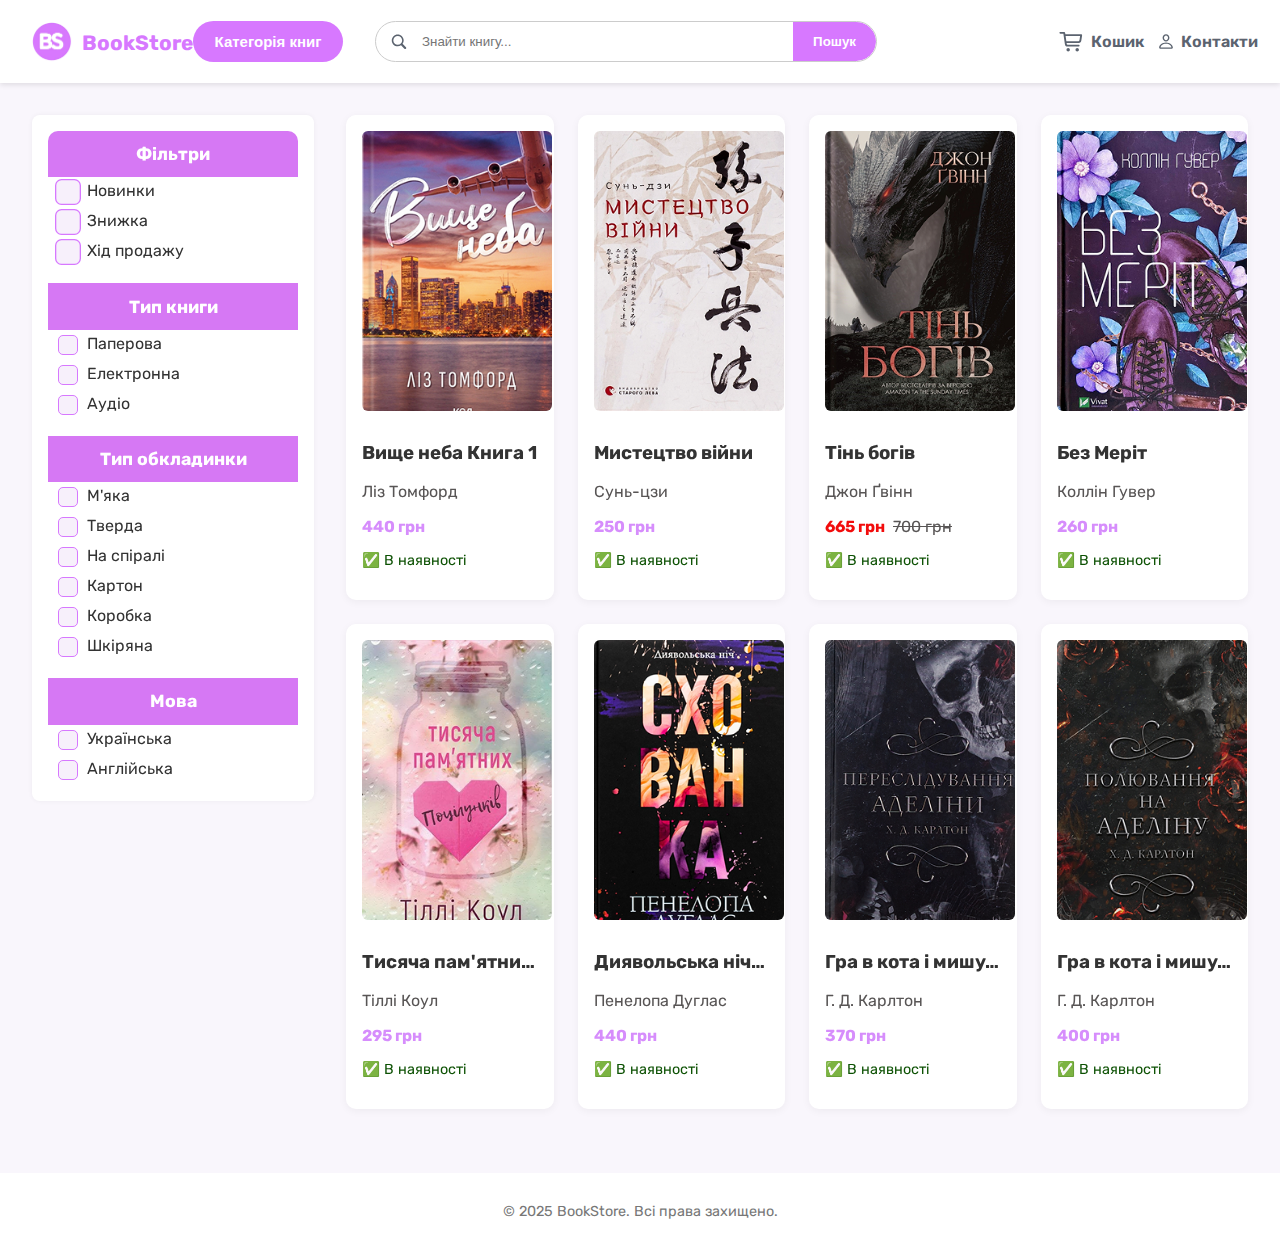
<file: index.html>
<!DOCTYPE html>
<html lang="uk">
<head>
  <meta charset="UTF-8">
  <meta name="viewport" content="width=device-width, initial-scale=1.0">
  <title>BookStore - Каталог</title>
  <link rel="stylesheet" href="./css/styles.css">
  <link rel="icon" href="./img/favicon.ico">
  <link rel="preconnect" href="https://fonts.googleapis.com">
  <link href="https://fonts.googleapis.com/css2?family=Rubik&display=swap" rel="stylesheet">
</head>
<body>
  <header>
    <div class="all-logo">
    <a href="./index.html" id="logo-link">
        <img id="logo" src="./img/favicon.png" alt="logo">
        <div class="logo"><span>BookStore</span></div>
      </a>
    </div>
    <nav>   
        <div>
            <button id="book-category">Категорія книг</button>
        </div>    
        <button class="filter-toggle category-button" id="filterToggle">
          ☰ Фільтри
        </button>          
        <div class="search-container">
            <svg data-v-336a5a36="" viewBox="0 0 16 16" width="16" height="16" fill="#5B636F" xmlns="http://www.w3.org/2000/svg" class="ui-btn-search__static"><path data-v-336a5a36="" d="M0.770996 6.37891C0.770996 9.66748 3.44434 12.3408 6.73291 12.3408C7.95605 12.3408 9.07666 11.9673 10.0142 11.3301L13.3833 14.6992C13.5884 14.9116 13.874 15.0068 14.1597 15.0068C14.7822 15.0068 15.229 14.5381 15.229 13.9302C15.229 13.6372 15.1265 13.3662 14.9287 13.1611L11.5815 9.80664C12.2773 8.84717 12.6948 7.66064 12.6948 6.37891C12.6948 3.09033 10.0215 0.416992 6.73291 0.416992C3.44434 0.416992 0.770996 3.09033 0.770996 6.37891ZM2.32373 6.37891C2.32373 3.94727 4.29395 1.96973 6.73291 1.96973C9.16455 1.96973 11.1421 3.94727 11.1421 6.37891C11.1421 8.81055 9.16455 10.7881 6.73291 10.7881C4.29395 10.7881 2.32373 8.81055 2.32373 6.37891Z"></path></svg><input type="text" id="searchInput" placeholder="Знайти книгу...">
            <button id="searchBtn">Пошук</button>
          </div>
          <ul class="nav-links">
            <a href="">
            <div class="nav-item">
              <svg width="24px" height="21px" viewBox="0 0 24 21" fill="#5B636F" xmlns="http://www.w3.org/2000/svg" alt="icon" class="ui-btn-shopping-cart__static">
                <path d="M8.38672 15.5059H19.7539C20.2129 15.5059 20.6133 15.1543 20.6133 14.6465C20.6133 14.1387 20.2129 13.7871 19.7539 13.7871H8.60156C8.12305 13.7871 7.83008 13.4453 7.76172 12.9473L7.61523 11.9316H19.832C21.3164 11.9316 22.0977 11.0234 22.3223 9.54883L23.0547 4.63672C23.0742 4.5 23.0938 4.33398 23.0938 4.23633C23.0938 3.66992 22.6934 3.28906 22.0293 3.28906H6.35547L6.19922 2.21484C6.08203 1.375 5.75 0.945312 4.66602 0.945312H1.30664C0.828125 0.945312 0.408203 1.36523 0.408203 1.86328C0.408203 2.35156 0.828125 2.77148 1.30664 2.77148H4.38281L5.90625 13.1426C6.12109 14.6074 6.90234 15.5059 8.38672 15.5059ZM21.0918 5.00781L20.4668 9.37305C20.3984 9.88086 20.125 10.2031 19.6367 10.2031L7.36133 10.2129L6.60938 5.00781H21.0918ZM9.17773 20.3887C10.125 20.3887 10.8672 19.6367 10.8672 18.6992C10.8672 17.752 10.125 17 9.17773 17C8.24023 17 7.48828 17.752 7.48828 18.6992C7.48828 19.6367 8.24023 20.3887 9.17773 20.3887ZM18.2109 20.3887C19.1582 20.3887 19.9102 19.6367 19.9102 18.6992C19.9102 17.752 19.1582 17 18.2109 17C17.2734 17 16.5117 17.752 16.5117 18.6992C16.5117 19.6367 17.2734 20.3887 18.2109 20.3887Z"></path>
              </svg>
              <p>Кошик</p>
            </div>
            </a>
            <a href="./contacts.html">
            <div class="nav-item">
              <svg width="14" height="15" viewBox="0 0 14 15" fill="#5B636F" xmlns="http://www.w3.org/2000/svg" class="ui-btn-account-icon">
                <path d="M7.00781 7.52344C8.89062 7.52344 10.4219 5.85938 10.4219 3.8125C10.4219 1.80469 8.89844 0.195312 7.00781 0.195312C5.125 0.195312 3.57812 1.82031 3.58594 3.82812C3.59375 5.86719 5.11719 7.52344 7.00781 7.52344ZM7.00781 6.17188C5.92188 6.17188 5 5.14844 5 3.82812C5 2.53906 5.91406 1.54688 7.00781 1.54688C8.10156 1.54688 9.00781 2.53125 9.00781 3.8125C9.00781 5.13281 8.09375 6.17188 7.00781 6.17188ZM2.13281 14.7891H11.875C13.2188 14.7891 13.8672 14.3672 13.8672 13.4531C13.8672 11.3125 11.1953 8.4375 7 8.4375C2.80469 8.4375 0.132812 11.3125 0.132812 13.4531C0.132812 14.3672 0.78125 14.7891 2.13281 14.7891ZM1.86719 13.4375C1.6875 13.4375 1.61719 13.3828 1.61719 13.2344C1.61719 12.0391 3.54688 9.78906 7 9.78906C10.4531 9.78906 12.3906 12.0391 12.3906 13.2344C12.3906 13.3828 12.3125 13.4375 12.1328 13.4375H1.86719Z"></path>
              </svg>
              <p>Контакти</p>
            </div>
            </a>
          </ul>
      </div>
    </nav>
  </header>

  <main>
    <aside class="filters">
        <section>
            <form>
            <fieldset>
              <legend>Фільтри</legend>
              <label><input type="checkbox" class="custom-checkbox"> Новинки</label><br>
              <label><input type="checkbox" class="custom-checkbox"> Знижка</label><br>
              <label><input type="checkbox" class="custom-checkbox"> Хід продажу</label>
            </fieldset>
      
            <fieldset>
              <legend>Тип книги</legend>
              <label><input type="checkbox" class="custom-checkbox"> Паперова</label><br>
              <label><input type="checkbox" class="custom-checkbox"> Електронна</label><br>
              <label><input type="checkbox" class="custom-checkbox"> Аудіо</label>
            </fieldset>
      
            <fieldset>
              <legend>Тип обкладинки</legend>
              <label><input type="checkbox" class="custom-checkbox"> М'яка</label><br>
              <label><input type="checkbox" class="custom-checkbox"> Тверда</label><br>
              <label><input type="checkbox" class="custom-checkbox"> На спіралі</label><br>
              <label><input type="checkbox" class="custom-checkbox"> Картон</label><br>
              <label><input type="checkbox" class="custom-checkbox"> Коробка</label><br>
              <label><input type="checkbox" class="custom-checkbox"> Шкіряна</label>
            </fieldset>
      
            <fieldset>
              <legend>Мова</legend>
              <label><input type="checkbox" class="custom-checkbox"> Українська</label><br>
              <label><input type="checkbox" class="custom-checkbox"> Англійська</label>
            </fieldset>
            </form>
        </section>
    </aside>   

    <section class="book-list">
      <article class="book-card">
        <a href="./book.html">
        <img src="./img/вище неба 1.png" alt="Вище неба">
        <h3 class="book-title">Вище неба Книга 1</h3>
        <p class="author">Ліз Томфорд</p>
        <p class="price">440 грн</p>
        <p class="availability">✅ В наявності</p>
        </a>
      </article>

      <article class="book-card">
        <a href="">
        <img src="./img/мистецтво війни 1.png" alt="Мистецтво війни">
        <h3 class="book-title">Мистецтво війни</h3>
        <p class="author">Сунь-цзи</p>
        <p class="price">250 грн</p>
        <p class="availability">✅ В наявності</p>
        </a>
      </article>

      <article class="book-card">
        <a href="">
        <img src="./img/тінь богів 1.png" alt="Тіль богів">
        <h3 class="book-title">Тінь богів</h3>
        <p class="author">Джон Ґвінн</p>
        <p class="price new">665 грн <s>700 грн</s></p>
        <p class="availability">✅ В наявності</p>
        </a>
      </article>

      <article class="book-card">
        <a href="">
        <img src="./img/без меріт 1.png" alt="Без меріт">
        <h3 class="book-title">Без Меріт</h3>
        <p class="author">Коллін Гувер</p>
        <p class="price">260 грн</p>
        <p class="availability">✅ В наявності</p>
        </a>
      </article>

      <article class="book-card">
        <a href="">
        <img src="./img/тисяча памятних 1.png" alt="Тисяча пам'ятних поцілунків">
        <h3 class="book-title">Тисяча пам'ятних поцілунків</h3>
        <p class="author">Тіллі Коул</p>
        <p class="price">295 грн</p>
        <p class="availability">✅ В наявності</p>
        </a>
      </article>

      <article class="book-card">
        <a href="">
        <img src="./img/схованка 1.png" alt="Схованка">
        <h3 class="book-title">Диявольська ніч. Книга 2. Схованка</h3>
        <p class="author">Пенелопа Дуглас</p>
        <p class="price">440 грн</p>
        <p class="availability">✅ В наявності</p>
        </a>
      </article>

      <article class="book-card">
        <a href="">
        <img src="./img/аделінв 1 1.png" alt="">
        <h3 class="book-title">Гра в кота і мишу. Книга 1. Переслідування Аделіни</h3>
        <p class="author">Г. Д. Карлтон</p>
        <p class="price">370 грн</p>
        <p class="availability">✅ В наявності</p>
        </a>
      </article>

      <article class="book-card">
        <a href="">
        <img src="./img/аделіна 2 1.png" alt="Полювання на Аделіну">
        <h3 class="book-title">Гра в кота і мишу. Книга 2. Полювання Аделіни</h3>
        <p class="author">Г. Д. Карлтон</p>
        <p class="price">400 грн</p>
        <p class="availability">✅ В наявності</p>
        </a>
      </article>

    </section>
  </main>

  <footer>
    <p>&copy; 2025 BookStore. Всі права захищено.</p>
  </footer>

  <script src="./js/script.js"></script>
  <script src="./js/filters.js"></script>
</body>
</html>
</file>
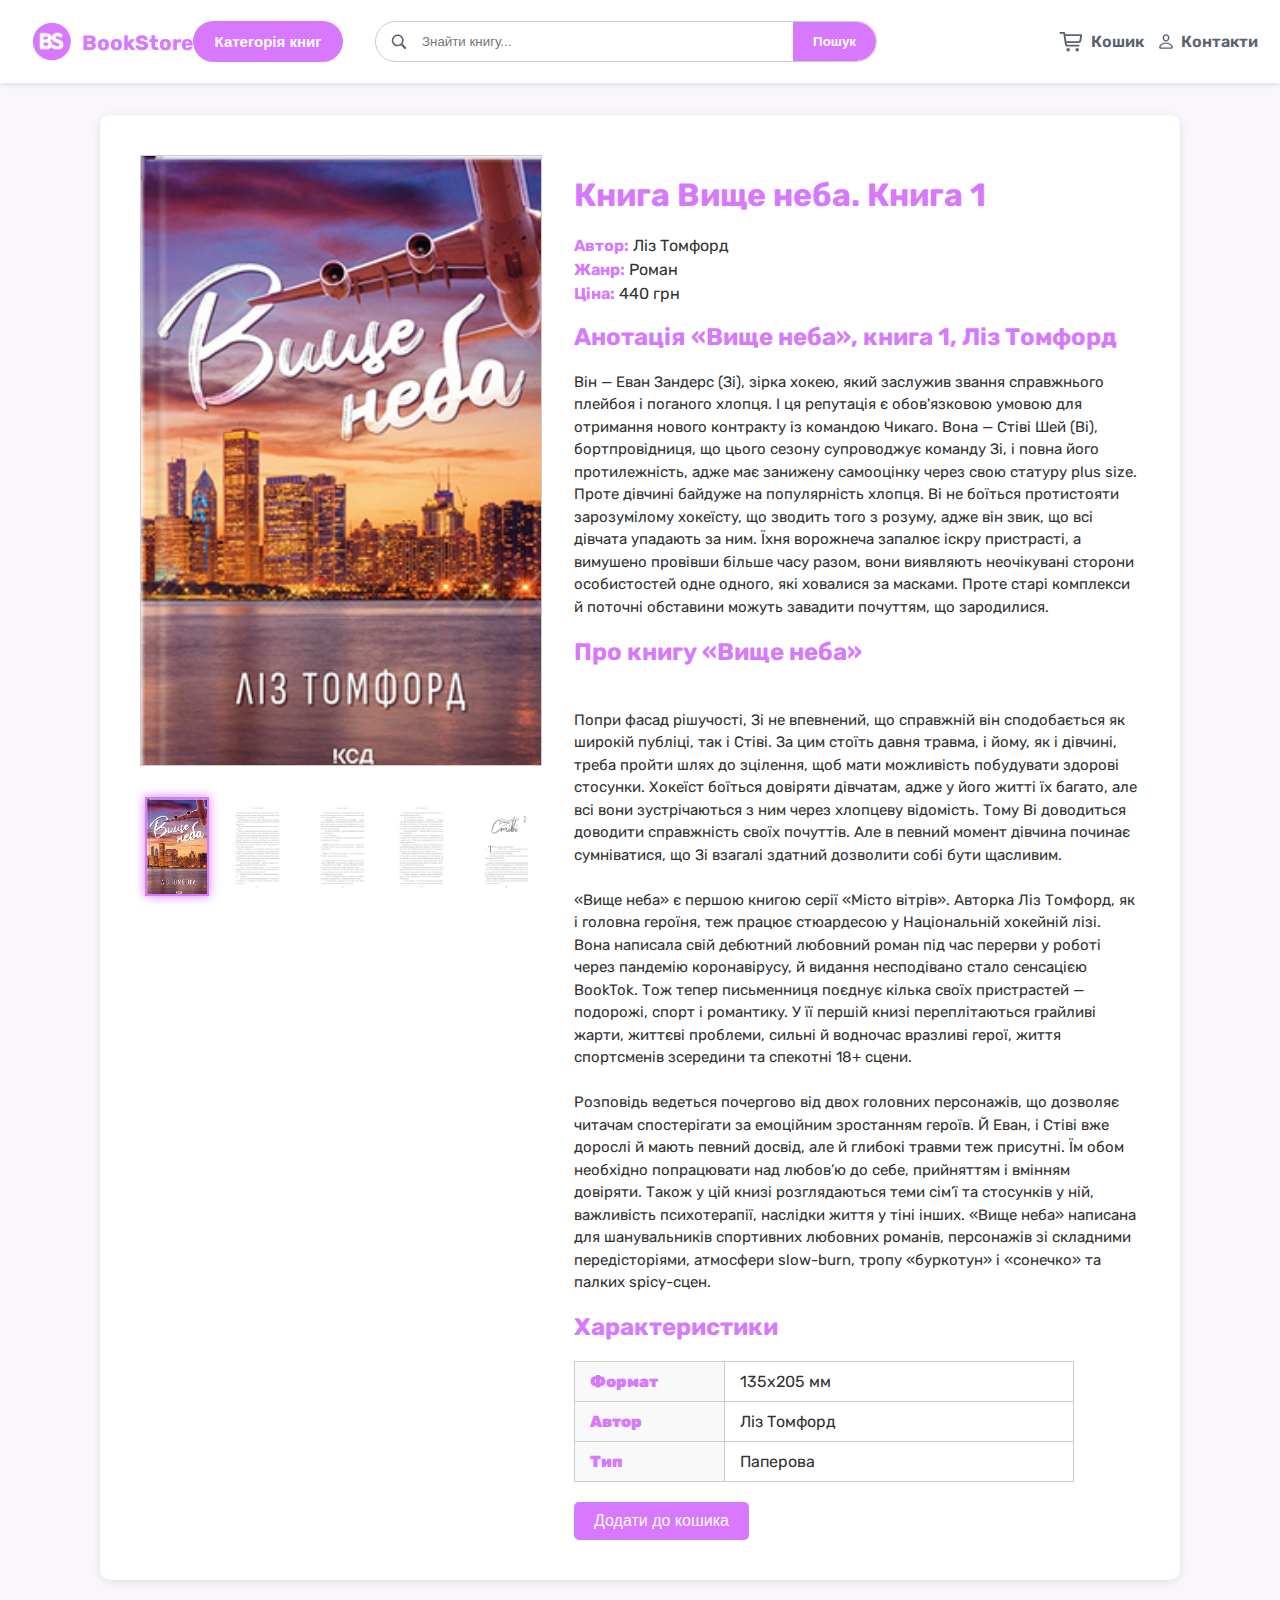
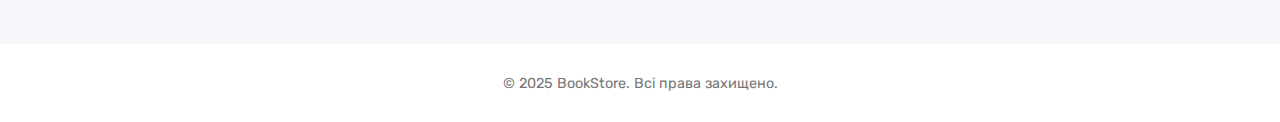
<file: book.html>
<!DOCTYPE html>
<html lang="uk">
<head>
  <meta charset="UTF-8">
  <meta name="viewport" content="width=device-width, initial-scale=1.0">
  <title>BookStore - Каталог</title>
  <link rel="stylesheet" href="./css/styles.css">
  <link rel="stylesheet" href="./css/book_style.css">
  <link rel="icon" href="./img/favicon.ico">
  <link rel="preconnect" href="https://fonts.googleapis.com">
  <link href="https://fonts.googleapis.com/css2?family=Rubik&display=swap" rel="stylesheet">
</head>
<body>
  <header>
    <div class="all-logo">
    <a href="./index.html" id="logo-link">
        <img id="logo" src="./img/favicon.png" alt="logo">
        <div class="logo"><span>BookStore</span></div>
      </a>
    </div>
    <nav>   
        <div>
            <button id="book-category">Категорія книг</button>
        </div>              
        <div class="search-container">
            <svg data-v-336a5a36="" viewBox="0 0 16 16" width="16" height="16" fill="#5B636F" xmlns="http://www.w3.org/2000/svg" class="ui-btn-search__static"><path data-v-336a5a36="" d="M0.770996 6.37891C0.770996 9.66748 3.44434 12.3408 6.73291 12.3408C7.95605 12.3408 9.07666 11.9673 10.0142 11.3301L13.3833 14.6992C13.5884 14.9116 13.874 15.0068 14.1597 15.0068C14.7822 15.0068 15.229 14.5381 15.229 13.9302C15.229 13.6372 15.1265 13.3662 14.9287 13.1611L11.5815 9.80664C12.2773 8.84717 12.6948 7.66064 12.6948 6.37891C12.6948 3.09033 10.0215 0.416992 6.73291 0.416992C3.44434 0.416992 0.770996 3.09033 0.770996 6.37891ZM2.32373 6.37891C2.32373 3.94727 4.29395 1.96973 6.73291 1.96973C9.16455 1.96973 11.1421 3.94727 11.1421 6.37891C11.1421 8.81055 9.16455 10.7881 6.73291 10.7881C4.29395 10.7881 2.32373 8.81055 2.32373 6.37891Z"></path></svg><input type="text" id="searchInput" placeholder="Знайти книгу...">
            <button id="searchBtn">Пошук</button>
          </div>
          <ul class="nav-links">
            <a href="">
            <div class="nav-item">
              <svg width="24px" height="21px" viewBox="0 0 24 21" fill="#5B636F" xmlns="http://www.w3.org/2000/svg" alt="icon" class="ui-btn-shopping-cart__static">
                <path d="M8.38672 15.5059H19.7539C20.2129 15.5059 20.6133 15.1543 20.6133 14.6465C20.6133 14.1387 20.2129 13.7871 19.7539 13.7871H8.60156C8.12305 13.7871 7.83008 13.4453 7.76172 12.9473L7.61523 11.9316H19.832C21.3164 11.9316 22.0977 11.0234 22.3223 9.54883L23.0547 4.63672C23.0742 4.5 23.0938 4.33398 23.0938 4.23633C23.0938 3.66992 22.6934 3.28906 22.0293 3.28906H6.35547L6.19922 2.21484C6.08203 1.375 5.75 0.945312 4.66602 0.945312H1.30664C0.828125 0.945312 0.408203 1.36523 0.408203 1.86328C0.408203 2.35156 0.828125 2.77148 1.30664 2.77148H4.38281L5.90625 13.1426C6.12109 14.6074 6.90234 15.5059 8.38672 15.5059ZM21.0918 5.00781L20.4668 9.37305C20.3984 9.88086 20.125 10.2031 19.6367 10.2031L7.36133 10.2129L6.60938 5.00781H21.0918ZM9.17773 20.3887C10.125 20.3887 10.8672 19.6367 10.8672 18.6992C10.8672 17.752 10.125 17 9.17773 17C8.24023 17 7.48828 17.752 7.48828 18.6992C7.48828 19.6367 8.24023 20.3887 9.17773 20.3887ZM18.2109 20.3887C19.1582 20.3887 19.9102 19.6367 19.9102 18.6992C19.9102 17.752 19.1582 17 18.2109 17C17.2734 17 16.5117 17.752 16.5117 18.6992C16.5117 19.6367 17.2734 20.3887 18.2109 20.3887Z"></path>
              </svg>
              <p>Кошик</p>
            </div>
            </a>
            <a href="./contacts.html">
            <div class="nav-item">
              <svg width="14" height="15" viewBox="0 0 14 15" fill="#5B636F" xmlns="http://www.w3.org/2000/svg" class="ui-btn-account-icon">
                <path d="M7.00781 7.52344C8.89062 7.52344 10.4219 5.85938 10.4219 3.8125C10.4219 1.80469 8.89844 0.195312 7.00781 0.195312C5.125 0.195312 3.57812 1.82031 3.58594 3.82812C3.59375 5.86719 5.11719 7.52344 7.00781 7.52344ZM7.00781 6.17188C5.92188 6.17188 5 5.14844 5 3.82812C5 2.53906 5.91406 1.54688 7.00781 1.54688C8.10156 1.54688 9.00781 2.53125 9.00781 3.8125C9.00781 5.13281 8.09375 6.17188 7.00781 6.17188ZM2.13281 14.7891H11.875C13.2188 14.7891 13.8672 14.3672 13.8672 13.4531C13.8672 11.3125 11.1953 8.4375 7 8.4375C2.80469 8.4375 0.132812 11.3125 0.132812 13.4531C0.132812 14.3672 0.78125 14.7891 2.13281 14.7891ZM1.86719 13.4375C1.6875 13.4375 1.61719 13.3828 1.61719 13.2344C1.61719 12.0391 3.54688 9.78906 7 9.78906C10.4531 9.78906 12.3906 12.0391 12.3906 13.2344C12.3906 13.3828 12.3125 13.4375 12.1328 13.4375H1.86719Z"></path>
              </svg>
              <p>Контакти</p>
            </div>
            </a>
          </ul>
      </div>
    </nav>
  </header>

  <main>
    <section class="book-detail">
        <div class="slider-container">
            <img id="mainImage" src="./img/вище неба 1.png" alt="Основна обкладинка">
          
            <div class="thumbnails">
                <img class="thumbnail active" src="img/вище неба 1.png" alt="Вище неба 1" onclick="changeImage(this)">
                <img class="thumbnail" src="img/вище неба 2.png" alt="Вище неба 2" onclick="changeImage(this)">
                <img class="thumbnail" src="img/вище неба 3.png" alt="Вище неба 3" onclick="changeImage(this)">
                <img class="thumbnail" src="img/вище неба 4.png" alt="Вище неба 3" onclick="changeImage(this)">
                <img class="thumbnail" src="img/вище неба 5.png" alt="Вище неба 3" onclick="changeImage(this)">
              </div>
          </div>
      <div class="book-info">
        <h1>Книга Вище неба. Книга 1</h1>
        <p class="book-author"><strong>Автор:</strong> Ліз Томфорд</p>
        <p class="book-genre"><strong>Жанр:</strong> Роман</p>
        <p class="book-price"><strong>Ціна:</strong> 440 грн</p>
        <h2>Анотація «Вище неба», книга 1, Ліз Томфорд</h2>
        <p class="book-description">
            Він — Еван Зандерс (Зі), зірка хокею, який заслужив звання справжнього плейбоя і поганого хлопця. І ця репутація є обов'язковою умовою для отримання нового контракту із командою Чикаго. Вона — Стіві Шей (Ві), бортпровідниця, що цього сезону супроводжує команду Зі, і повна його протилежність, адже має занижену самооцінку через свою статуру plus size. Проте дівчині байдуже на популярність хлопця. Ві не боїться протистояти зарозумілому хокеїсту, що зводить того з розуму, адже він звик, що всі дівчата упадають за ним. Їхня ворожнеча запалює іскру пристрасті, а вимушено провівши більше часу разом, вони виявляють неочікувані сторони особистостей одне одного, які ховалися за масками. Проте старі комплекси й поточні обставини можуть завадити почуттям, що зародилися.
        </p>
        <h2>Про книгу «Вище неба»</h2>
        <p class="book-description">
            <br>Попри фасад рішучості, Зі не впевнений, що справжній він сподобається як широкій публіці, так і Стіві. За цим стоїть давня травма, і йому, як і дівчині, треба пройти шлях до зцілення, щоб мати можливість побудувати здорові стосунки. Хокеїст боїться довіряти дівчатам, адже у його житті їх багато, але всі вони зустрічаються з ним через хлопцеву відомість. Тому Ві доводиться доводити справжність своїх почуттів. Але в певний момент дівчина починає сумніватися, що Зі взагалі здатний дозволити собі бути щасливим.<br>
            <br>«Вище неба» є першою книгою серії «Місто вітрів». Авторка Ліз Томфорд, як і головна героїня, теж працює стюардесою у Національній хокейній лізі. Вона написала свій дебютний любовний роман під час перерви у роботі через пандемію коронавірусу, й видання несподівано стало сенсацією BookTok. Тож тепер письменниця поєднує кілька своїх пристрастей — подорожі, спорт і романтику. У її першій книзі переплітаються грайливі жарти, життєві проблеми, сильні й водночас вразливі герої, життя спортсменів зсередини та спекотні 18+ сцени.<br>
            <br>Розповідь ведеться почергово від двох головних персонажів, що дозволяє читачам спостерігати за емоційним зростанням героїв. Й Еван, і Стіві вже дорослі й мають певний досвід, але й глибокі травми теж присутні. Їм обом необхідно попрацювати над любов’ю до себе, прийняттям і вмінням довіряти. Також у цій книзі розглядаються теми сім’ї та стосунків у ній, важливість психотерапії, наслідки життя у тіні інших. «Вище неба» написана для шанувальників спортивних любовних романів, персонажів зі складними передісторіями, атмосфери slow-burn, тропу «буркотун» і «сонечко» та палких spicy-сцен.<br>
        </p>

                <h2>Характеристики</h2>
        <table class="book-table">
        <tr>
            <td><strong>Формат</strong></td>
            <td>135х205 мм</td>
        </tr>
        <tr>
            <td><strong>Автор</strong></td>
            <td>Ліз Томфорд</td>
        </tr>
        <tr>
            <td><strong>Тип</strong></td>
            <td>Паперова</td>
        </tr>
        </table>


        <button class="add-to-cart">Додати до кошика</button>
      </div>
    </section>
  </main>
  

  <footer>
    <p>&copy; 2025 BookStore. Всі права захищено.</p>
  </footer>

  <script src="./js/script.js"></script>
  <script src="./js/slider.js"></script>
</body>
</html>
</file>
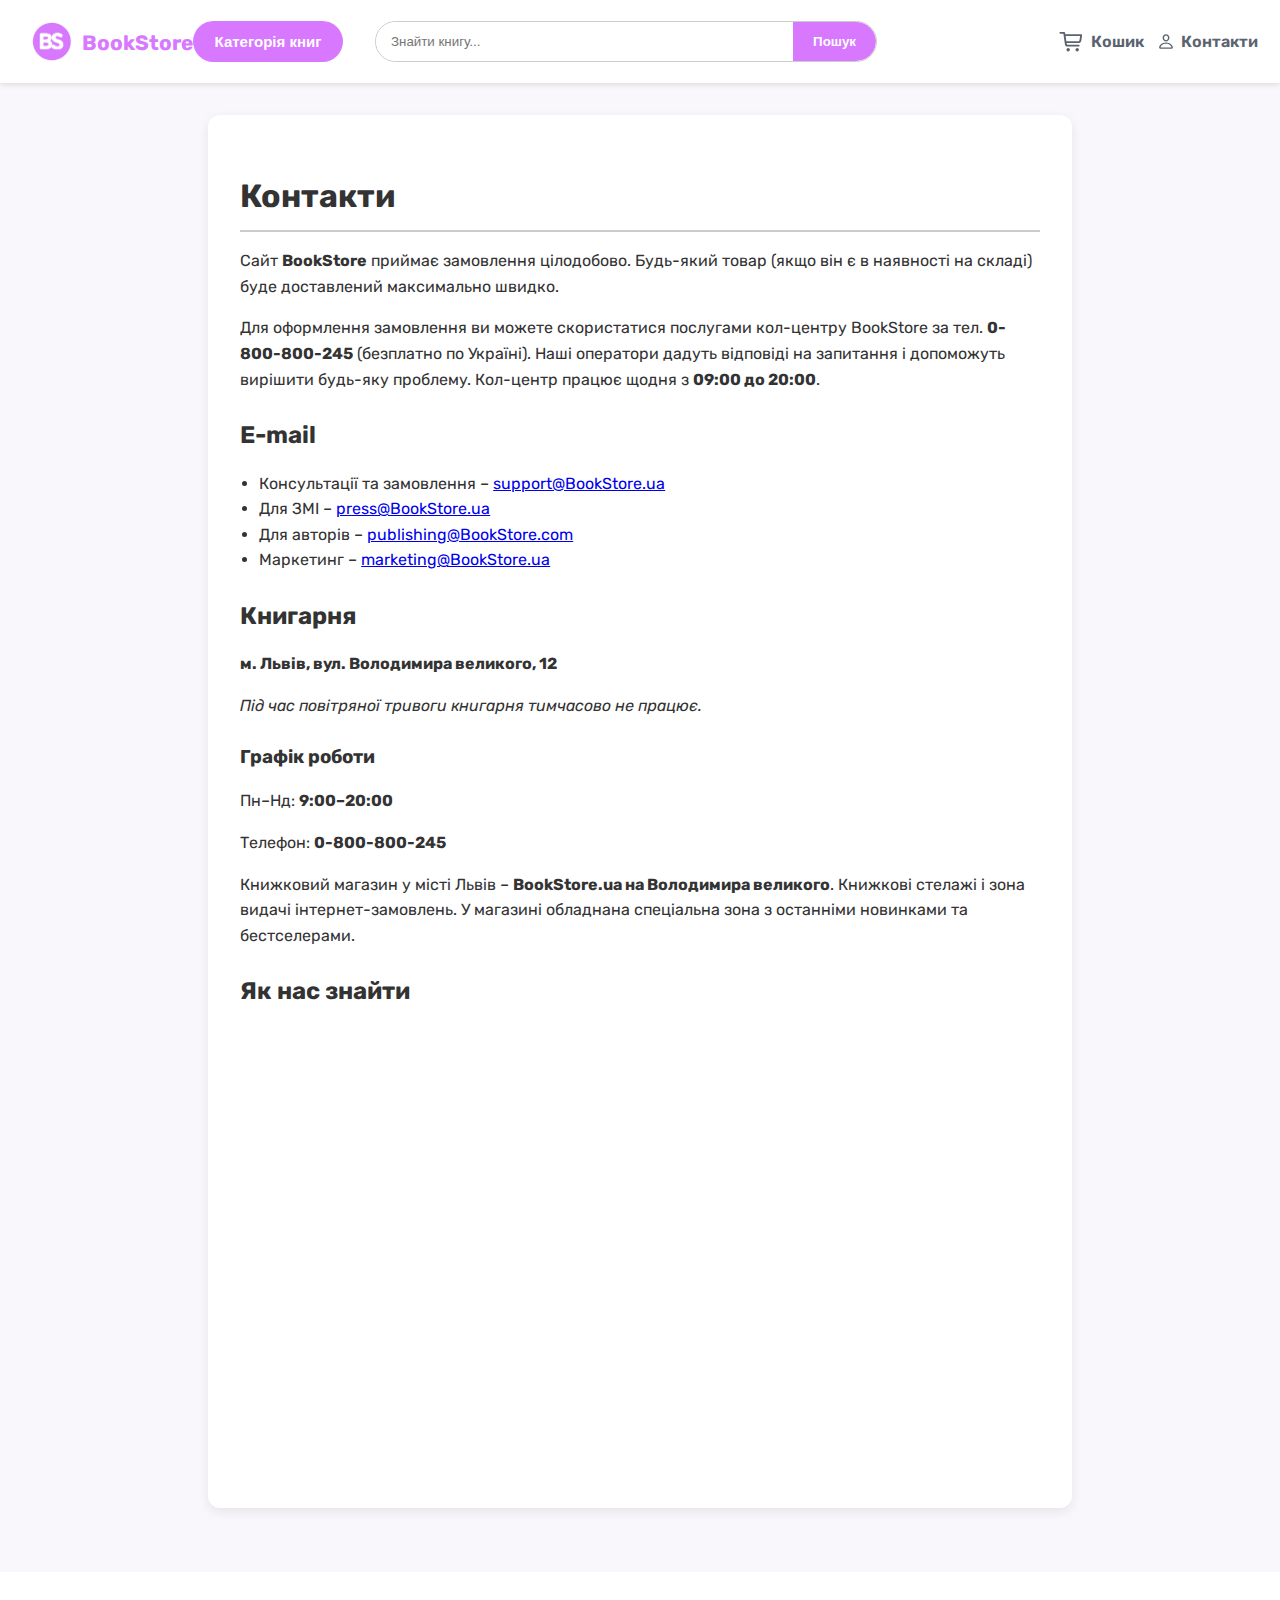
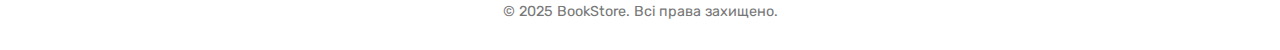
<file: contacts.html>
<!DOCTYPE html>
<html lang="uk">
<head>
  <meta charset="UTF-8">
  <meta name="viewport" content="width=device-width, initial-scale=1.0">
  <title>BookStore - Каталог</title>
  <link rel="stylesheet" href="./css/styles.css">
  <link rel="stylesheet" href="./css/contacts.css">
  <link rel="icon" href="./img/favicon.ico">
  <link rel="preconnect" href="https://fonts.googleapis.com">
  <link href="https://fonts.googleapis.com/css2?family=Rubik:wght@400;500&display=swap" rel="stylesheet">
</head>
<body>
  <header>
    <div class="all-logo">
    <a href="./index.html" id="logo-link">
      <img id="logo" src="./img/favicon.png" alt="logo">
      <div class="logo"><span>BookStore</span></div>
    </a>
    </div>
    <nav>   
      <div>
        <button id="book-category" class="nav-btn">Категорія книг</button>
      </div>               
      <div class="search-container">
        <input type="text" id="searchInput" placeholder="Знайти книгу...">
        <button id="searchBtn" class="search-btn">Пошук</button>
      </div>
      <ul class="nav-links">
        <a href="">
          <div class="nav-item">
            <svg width="24" height="21" viewBox="0 0 24 21" fill="#5B636F" xmlns="http://www.w3.org/2000/svg">
              <path d="M8.38672 15.5059H19.7539C20.2129 15.5059 20.6133 15.1543 20.6133 14.6465C20.6133 14.1387 20.2129 13.7871 19.7539 13.7871H8.60156C8.12305 13.7871 7.83008 13.4453 7.76172 12.9473L7.61523 11.9316H19.832C21.3164 11.9316 22.0977 11.0234 22.3223 9.54883L23.0547 4.63672C23.0742 4.5 23.0938 4.33398 23.0938 4.23633C23.0938 3.66992 22.6934 3.28906 22.0293 3.28906H6.35547L6.19922 2.21484C6.08203 1.375 5.75 0.945312 4.66602 0.945312H1.30664C0.828125 0.945312 0.408203 1.36523 0.408203 1.86328C0.408203 2.35156 0.828125 2.77148 1.30664 2.77148H4.38281L5.90625 13.1426C6.12109 14.6074 6.90234 15.5059 8.38672 15.5059ZM21.0918 5.00781L20.4668 9.37305C20.3984 9.88086 20.125 10.2031 19.6367 10.2031L7.36133 10.2129L6.60938 5.00781H21.0918ZM9.17773 20.3887C10.125 20.3887 10.8672 19.6367 10.8672 18.6992C10.8672 17.752 10.125 17 9.17773 17C8.24023 17 7.48828 17.752 7.48828 18.6992C7.48828 19.6367 8.24023 20.3887 9.17773 20.3887ZM18.2109 20.3887C19.1582 20.3887 19.9102 19.6367 19.9102 18.6992C19.9102 17.752 19.1582 17 18.2109 17C17.2734 17 16.5117 17.752 16.5117 18.6992C16.5117 19.6367 17.2734 20.3887 18.2109 20.3887Z"></path>
            </svg>
            <p>Кошик</p>
          </div>
        </a>
        <a href="./contacts.html">
          <div class="nav-item">
            <svg width="14" height="15" viewBox="0 0 14 15" fill="#5B636F" xmlns="http://www.w3.org/2000/svg">
              <path d="M7.00781 7.52344C8.89062 7.52344 10.4219 5.85938 10.4219 3.8125C10.4219 1.80469 8.89844 0.195312 7.00781 0.195312C5.125 0.195312 3.57812 1.82031 3.58594 3.82812C3.59375 5.86719 5.11719 7.52344 7.00781 7.52344ZM7.00781 6.17188C5.92188 6.17188 5 5.14844 5 3.82812C5 2.53906 5.91406 1.54688 7.00781 1.54688C8.10156 1.54688 9.00781 2.53125 9.00781 3.8125C9.00781 5.13281 8.09375 6.17188 7.00781 6.17188ZM2.13281 14.7891H11.875C13.2188 14.7891 13.8672 14.3672 13.8672 13.4531C13.8672 11.3125 11.1953 8.4375 7 8.4375C2.80469 8.4375 0.132812 11.3125 0.132812 13.4531C0.132812 14.3672 0.78125 14.7891 2.13281 14.7891ZM1.86719 13.4375C1.6875 13.4375 1.61719 13.3828 1.61719 13.2344C1.61719 12.0391 3.54688 9.78906 7 9.78906C10.4531 9.78906 12.3906 12.0391 12.3906 13.2344C12.3906 13.3828 12.3125 13.4375 12.1328 13.4375H1.86719Z"></path>
            </svg>
            <p>Контакти</p>
          </div>
        </a>
      </ul>
    </nav>
  </header>

  <main class="contact-page">
    <section class="contact-info">
      <h1>Контакти</h1>
      <p>Сайт <strong>BookStore</strong> приймає замовлення цілодобово. Будь-який товар (якщо він є в наявності на складі) буде доставлений максимально швидко.</p>
      <p>Для оформлення замовлення ви можете скористатися послугами кол-центру BookStore за тел. <strong>0-800-800-245</strong> (безплатно по Україні). Наші оператори дадуть відповіді на запитання і допоможуть вирішити будь-яку проблему. Кол-центр працює щодня з <strong>09:00 до 20:00</strong>.</p>
      
      <h2>E-mail</h2>
      <ul>
        <li>Консультації та замовлення – <a href="mailto:support@BookStore.ua">support@BookStore.ua</a></li>
        <li>Для ЗМІ – <a href="mailto:press@BookStore.ua">press@BookStore.ua</a></li>
        <li>Для авторів – <a href="mailto:publishing@BookStore.com">publishing@BookStore.com</a></li>
        <li>Маркетинг – <a href="mailto:marketing@BookStore.ua">marketing@BookStore.ua</a></li>
      </ul>

      <h2>Книгарня</h2>
      <p><strong>м. Львів, вул. Володимира великого, 12 </strong></p>
      <p><em>Під час повітряної тривоги книгарня тимчасово не працює.</em></p>

      <h3>Графік роботи</h3>
      <p>Пн–Нд: <strong>9:00–20:00</strong></p>
      <p>Телефон: <strong>0-800-800-245</strong></p>

      <p>Книжковий магазин у місті Львів – <strong>BookStore.ua на Володимира великого</strong>. Книжкові стелажі і зона видачі інтернет-замовлень. У магазині обладнана спеціальна зона з останніми новинками та бестселерами.</p>
    
        <h2>Як нас знайти</h2>
        <iframe src="https://www.google.com/maps/embed?pb=!1m18!1m12!1m3!1d2574.719963822908!2d24.0056894710251!3d49.81013218334622!2m3!1f0!2f0!3f0!3m2!1i1024!2i768!4f13.1!3m3!1m2!1s0x473ae7968dc2549f%3A0x5122ee1edecc22bf!2z0JvRjNCy0ZbQstGB0YzQutC40Lkg0LrQvtC70LXQtNC2INC00LXRgNC20LDQstC90L7Qs9C-INGD0L3RltCy0LXRgNGB0LjRgtC10YLRgyDRgtC10LvQtdC60L7QvNGD0L3RltC60LDRhtGW0Lk!5e0!3m2!1suk!2sua!4v1746305666565!5m2!1suk!2sua" width="600" height="450" style="border:0;" allowfullscreen="" loading="lazy" referrerpolicy="no-referrer-when-downgrade"></iframe>
    </section>
  </main>

  <footer>
    <p>&copy; 2025 BookStore. Всі права захищено.</p>
  </footer>

  <script src="./js/script.js"></script>
</body>
</html>
</file>
<file: css/styles.css>
:root {
    --main-purple: #d68dfc;
    --light-bg: #f9f6fc;
    --text-dark: #333;
    --accent-pink: #e782ff;
  }
  
  #logo {
    width: 40px;
    height: 40px;
    margin-right: 10px;
    position: relative;
    display: inline-block;
    transition: transform 0.3s ease;
  }

  .logo {
    color: rgba(215, 120, 255, 1);
    font-size: 24px;
    font-weight: bold;
    position: relative;
    display: inline-block;
    transition: transform 0.3s ease;
  }

  .all-logo {
    transition: transform 0.3s ease;
  }
  
  .all-logo:hover {
    transform: translateX(10px); /* зміщуємо на 10px вправо */
  }

  .logo span {
    font-size: 24px;
    font-weight: bold;
    color: rgba(215, 120, 255, 1) !important;
  }

  #logo-link {
    display: flex;
    align-items: center;
    text-decoration: none;
  }

  body {
    margin: 0;
    font-family: 'Rubik', sans-serif;
    background-color: var(--light-bg);
    color: var(--text-dark);
  }
  
  header {
    display: flex;
    justify-content: space-between;
    align-items: center;
    background: white;
    padding: 1rem 2rem;
    box-shadow: 0 2px 5px rgba(0, 0, 0, 0.1);
  }

  .logo span {
    font-weight: bold;
    color: var(--main-purple);
    font-size: 1.3rem;
  }
  
  nav {
    display: flex;
    align-items: center;
    justify-content: center;
    gap: 2rem;
  }
  
  .nav-links {
    display: flex;
    align-items: center;
    list-style-type: none;
    margin: 0;
    padding: 0;
  }

  .nav-item {
    display: flex;
    align-items: center;
    margin-right: 15px;
  }
  
  .nav-item svg {
    margin-right: 8px;
  }
  
  .nav-item p {
    text-decoration: none;
    color: #5b636f;
    text-decoration: none;
    color: inherit; 
    font-weight: 600;
  }
  
  .nav-links li p {
    text-decoration: none;
    color: var(--text-dark);
    font-weight: 500;
  }

  .nav-links a {
    text-decoration: none;
    color: #5B636F;
    display: inline-block;
  }
  
  .nav-links a:hover {
    color: #2c2b2b; 
  }
  
  .nav-icons i {
    font-size: 1.2rem;
    margin-left: 1rem;
    color: var(--main-purple);
    cursor: pointer;
  }

  #book-category {
    display: flex;
    align-items: center;
    justify-content: center;
    border: 0;
    border-radius: 30px;
    overflow: hidden;
    padding: 12px;
    background-color:  rgba(215, 120, 255, 1);
    color: white;
    width: 150px;
    font-size: 15px;
    font-weight: bold; 
  }

  .search-container {
    display: flex;
    align-items: center;
    justify-content: center;
    max-width: 500px;
    border: 1px solid #ccc;
    border-radius: 30px;
    overflow: hidden;
    margin-right: 150px;
    font-weight: bold; 
  }

  .search-container svg {
    margin-left: 15px;
    vertical-align: middle;
  }

  #searchInput {
    width: 550px;
    flex: 1;
    padding: 12px 15px;
    border: none;
    outline: none;
    border-radius: 30px 0 0 30px;
  }

  #searchBtn {
    padding: 12px 20px;
    border: none;
    background-color: rgba(215, 120, 255, 1);
    color: white;
    cursor: pointer;
    border-radius: 0 30px 30px 0;
    transition: background-color 0.2s ease;
    font-weight: bold; 
  }

  #searchBtn:hover {
    background-color: rgb(203, 82, 255);
  }

  ul {
    padding-left: 20px;
  }
  
  main {
    display: flex;
    padding: 2rem;
    gap: 2rem;
  }
  
  .filters {
    position: sticky;
    top: 0;
    align-self: flex-start;
    width: 250px;
    background-color: white;
    border-radius: 8px;
    padding: 1rem;
    box-shadow: 0 0 5px rgba(0,0,0,0.05);
  }

  .custom-checkbox {
    width: 20px;
    height: 20px;
    border-radius: 5px;
    background-color: rgba(247, 240, 251, 1); 
    border: 1px solid rgba(215, 120, 255, 1);
    -webkit-appearance: none;
    appearance: none;
    position: relative;
    cursor: pointer;
    vertical-align: middle;
    margin: 5px
  }

  label {
    display: inline-block;
    line-height: 20px;
    padding-left: 5px;
    cursor: pointer;
  }

  .filters label {
    display: inline-block; /* Щоб transform працював коректно */
    transition: transform 0.3s ease, color 0.3s ease;
    cursor: pointer;
  }
  
  .filters label:hover {
    transform: translateX(5px); /* Зсуває елемент праворуч на 5px */
    color: #333; /* За бажанням — змінює колір при наведенні */
  }

  .custom-checkbox:checked {
    background-color: rgba(215, 120, 255, 1);
    border-color: rgba(215, 120, 255, 1);
  }

  .custom-checkbox:checked::after {
    content: '';
    position: absolute;
    left: 5px;
    top: 2px;
    width: 5px;
    height: 10px;
    border: solid white;
    border-width: 0 3px 3px 0;
    transform: rotate(45deg);
  }

fieldset {
  border: none;
  padding: 0;
  margin: 0;
  background-color: white;
}

fieldset:not(:first-of-type) {
  margin-top: 1rem;
}

legend {
  all: unset;
  display: block;
  width: 100%;
  background-color: #d678f4;
  color: white;
  font-weight: bold;
  font-size: 1.1em;
  text-align: center;
  padding: 0.75em 1em;
  box-sizing: border-box;
}

fieldset:first-of-type legend {
  border-top-left-radius: 10px;
  border-top-right-radius: 10px;
}

.filters fieldset:first-of-type input[type="checkbox"] {
  transform: scale(1.3);
}

.filters-panel {
  padding: 0; 
}

  
  .book-list {
    display: grid;
    grid-template-columns: repeat(auto-fill, minmax(180px, 1fr));
    gap: 1.5rem;
    flex: 1;
  }

  .book-list a {
    text-decoration: none;
    color: inherit; 
  }
  
  .book-card {
    background: white;
    padding: 1rem;
    border-radius: 10px;
    box-shadow: 0 2px 8px rgba(0,0,0,0.05);
    text-align: left;
    opacity: 1; /* Початково картки мають бути видимими */
    transform: scale(1); /* Початково картки мають нормальний розмір */
    transition: opacity 0.3s ease, transform 0.3s ease; /* Плавна анімація для opacity та scale */
    display: block; /* Обов'язково щоб картки були виведені, навіть якщо вони не видимі */
  }

  .book-card:hover {
    transform: translateY(-5px); /* Підняття вгору на 5 пікселів */
    box-shadow: 0 8px 16px rgba(0, 0, 0, 0.2); /* Додає легку тінь */
  }

  .book-card.hidden {
    opacity: 0; /* Картки зникають */
    transform: scale(0.9); /* Картки трохи зменшуються */
    pointer-events: none; /* Вимикаємо взаємодію з картками */
  }

  .book-card.visible {
    opacity: 1; /* Картки будуть повністю видимі */
    transform: scale(1); /* Збільшуються до нормального розміру */
  }

  .book-card.show {
    opacity: 1;
    transform: scale(1);
  }
  
  .book-card.hide {
    display: none;
  }
  
  .book-card img {
    height: 280px;
    width: 190px; 
    object-fit: cover;
    border-radius: 6px;
    margin-bottom: 0.5rem;
  }

  .book-title {
    white-space: nowrap;
    overflow: hidden;
    text-overflow: ellipsis;
    max-width: 200px;
  }  
  
  .book-title:hover {
    white-space: normal;
    background: #fff;
    z-index: 10;
  }
  
  
  .price {
    color: var(--main-purple);
    font-weight: bold;
  }

  .price.new {
    color: rgba(242, 12, 12, 1);
    font-weight: bold;
  }
  
  .price.new s {
    color: rgba(88, 85, 85, 1);
    font-weight: normal;
    margin-left: 5px;
  }  

  .author{
    color: rgba(88, 85, 85, 1);
  }
  
  .availability {
    color: rgba(12, 81, 3, 1);
    font-size: 0.9rem;
  }

  footer {
    text-align: center;
    padding: 1rem;
    background: white;
    margin-top: 2rem;
    font-size: 0.9rem;
    color: #777;
  }

  .filter-toggle {
    display: none;
  }

  .category-and-filter-toggle {
    display: flex;
    justify-content: space-between;
    align-items: center;
    gap: 1rem;
  }
  
  .category-button {
    background-color: #d778ff;
    color: white;
    padding: 10px 20px;
    border: none;
    border-radius: 30px;
    font-weight: bold;
    font-size: 16px;
    width: 100%;
    text-align: center;
    cursor: pointer;
  }

  @media (max-width: 430px) {
    #logo {
      width: 30px;
      height: 30px;
      margin-right: 10px;
      position: relative;
      display: inline-block;
      transition: transform 0.3s ease;
    }
  
    .logo {
      color: rgba(215, 120, 255, 1);
      font-size: 5px;
      font-weight: bold;
      position: relative;
      display: inline-block;
      transition: transform 0.3s ease;
    }

    .search-container {
      display: flex;
      align-items: center;
      justify-content: center;
      max-width: 395px;
      border: 1px solid #ccc;
      border-radius: 30px;
      overflow: hidden;
      margin-right: 150px;
      font-weight: bold; 
      flex-direction: row;
    }

    #searchBtn {
      width: 100px;
    }
    
    header {
      flex-direction: column;
      align-items: flex-start;
      padding: 1rem;
      flex-direction: column;
    }
  
    nav {
      flex-direction: column;
      align-items: flex-start;
      gap: 1rem;
      width: 100%;
    }
  
    .search-container input {
      width: 100%;
      padding: 10px;
    }
  
    .search-container button {
      width: 100%;
      padding: 10px;
    }
  
    .nav-links {
      flex-direction: row;
      gap: 10px;
      position: absolute;
      margin: 180px;
      margin-top: 40px;
    }
  
    .nav-item {
      margin-right: 0;
      justify-content: flex-start;
    }
  
    main {
      display: flex;
      flex-direction: column;
    }
  
    aside.filters {
      width: 100%;
      padding: 1rem;
      box-sizing: border-box;
    }
  
    .book-list {
      display: grid;
      grid-template-columns: 1fr;
      gap: 1rem;
      padding: 1rem;
    }
  
    .book-card {
      width: 100%;
    }
  
    .book-card img {
      width: 100%;
      height: auto;
    }
  
    footer {
      text-align: center;
      padding: 1rem;
    }
      .filter-toggle {
        display: block;
      }
      
      .filter-toggle {
        background-color: #d778ff;
        color: white;
        padding: 10px 20px;
        border: none;
        border-radius: 30px;
        font-weight: bold;
        font-size: 16px;
        width: 203px;
        text-align: center;
        cursor: pointer;
        margin-top: 14px;
        height: 42px;
      }
    
      .filters {
        display: none;
        flex-direction: column;
        gap: 10px;
        margin-top: 10px;
        background-color: #f8f8f8;
        padding: 1rem;
        border-radius: 10px;
        width: 100%;
        position: relative;
      }
    
      .filters.active {
        display: flex;
      }

      #book-category {
        margin-top: 15px;
        height: 42px;
        width: 203px;
      }

      .buttons {
        display: flex;
        flex-direction: row;
      }
  }
</file>
<file: css/book_style.css>
.book-detail {
  display: flex;
  flex-wrap: wrap;
  padding: 40px;
  max-width: 1000px;
  margin: 0 auto;
  background-color: #fff;
  border-radius: 10px;
  box-shadow: 0 2px 10px rgba(0, 0, 0, 0.1);
  gap: 2rem;
  align-items: flex-start;
  position: relative; /* Додаємо relative для sticky елементів */
  overflow: visible; /* Переконайтесь, що overflow не обмежує видимість */
  height: auto; /* Важливо, щоб контейнер мав достатньо висоти для прокручування */
  }

  .book-detail h1, h2, strong {
    color: rgba(215, 120, 255, 1);
  }

  .book-image {
    position: sticky; /* Замість fixed використовуйте sticky */
    top: 100px; /* Відстань від верхнього краю екрану, де елемент має стати фіксованим */
    left: 50%;
    transform: translateX(-50%);
    max-width: 300px;
    z-index: 10;
  }
  
  .book-image img {
    width: 300px;
    height: auto;
    border-radius: 10px;
    object-fit: cover;
  }
  
  .book-info {
    flex: 1;
  }
  
  .book-title {
    font-size: 28px;
    margin-bottom: 15px;
  }
  
  .book-author,
  .book-genre,
  .book-price {
    font-size: 16px;
    margin: 5px 0;
  }
  
  .book-description {
    margin-top: 15px;
    font-size: 15px;
    line-height: 1.5;
  }
  
  .add-to-cart {
    margin-top: 20px;
    padding: 10px 20px;
    background-color: rgba(215, 120, 255, 1);
    color: #fff;
    border: none;
    border-radius: 5px;
    font-size: 16px;
    cursor: pointer;
  }
  
  .add-to-cart:hover {
    background-color: rgb(203, 82, 255);
  }
  
  .book-table {
    width: 100%;
    max-width: 500px;
    border-collapse: collapse;
    margin-top: 1rem;
    font-family: 'Rubik', sans-serif;
    font-size: 1rem;
  }
  
  .book-table td {
    padding: 10px 15px;
    border: 1px solid #ccc;
  }
  
  .book-table td:first-child {
    background-color: #f9f9f9;
    font-weight: bold;
    width: 30%;
  }

  .book-image-gallery {
    text-align: center;
    margin-bottom: 20px;
  }
  
  #mainImage {
    width: 300px;
    height: auto;
    border: 1px solid #ccc;
    margin-bottom: 10px;
    transition: 0.3s ease;
  }
  
  .thumbnails {
    display: flex;
    justify-content: center;
    gap: 10px;
    margin-top: 10px; /* Відступ зверху */
  }
  
  .thumbnails img {
    width: 60px;
    height: auto;
    cursor: pointer;
    border: 2px solid transparent;
    transition: 0.3s ease;
  }
  
  .thumbnails img:hover {
    border-color: rgba(215, 120, 255, 1);
  }
  
  /* Стилі для мініатюр */
  .thumbnail {
    width: 60px; /* Залишаємо однаковий розмір для всіх мініатюр */
    height: 60px;
    margin: 5px;
    opacity: 0.6;
    cursor: pointer;
    transition: opacity 0.3s ease, transform 0.3s ease, box-shadow 0.3s ease; /* Плавні переходи */
  }

  .thumbnail.active {
    opacity: 1;
    border: 2px solid rgba(215, 120, 255, 1); /* Синій контур для активної картинки */
    transform: scale(1); /* Не збільшуємо активну мініатюру */
    box-shadow: 0 0 10px rgba(215, 120, 255, 1); /* Тінь для активної мініатюри */
  }

.thumbnail:hover {
    opacity: 1;
    transform: scale(1.1); /* Збільшення мініатюри при наведенні */
    box-shadow: 0 0 10px rgb(203, 82, 255); /* Тінь при наведенні */
}

/* Додаткові стилі для зміни зображень */
.book-image-gallery {
    text-align: center;
    margin-bottom: 20px;
    animation: fadeIn 1s ease-out; /* Додаємо ефект появи */
}

.slider-container {
  display: flex;
  flex-direction: column;
  align-items: center; /* Центрує головне зображення */
}

.slider-container {
  position: relative;
  display: flex;
  flex-direction: column;
  align-items: center;
  margin-bottom: 2rem;
}

.slider-container #mainImage {
  max-width: 100%;
  width: 400px;
  height: auto;
  display: block;
  position: relative;
  z-index: 1;
}

.slider-controls {
  position: absolute;
  top: 50%;
  left: 0;
  right: 0;
  display: flex;
  justify-content: space-between;
  transform: translateY(-50%);
  z-index: 2;
  width: 100%;
  max-width: 400px; /* має відповідати ширині зображення */
  margin: 0 auto;
}

.slider-controls button {
  background-color: rgba(255, 255, 255, 0.8);
  border: none;
  font-size: 2rem;
  padding: 0.5rem 1rem;
  cursor: pointer;
  transition: background 0.3s ease;
}

.slider-controls button:hover {
  background-color: rgba(200, 200, 200, 0.9);
}

.thumbnails {
  margin-top: 1rem;
  display: flex;
  justify-content: center;
  gap: 0.5rem;
  flex-wrap: wrap;
}

@media (max-width: 600px) {
  #searchInput, #searchBtn, #book-category, .filter-toggle, .search-container {
    display: none;
  }

  .nav-links{
    margin-top: 122px;
  }

  #logo-link{
    margin-top: 20px;
  }

  .all-logo {
    margin-bottom: 15px;
  }
}
</file>
<file: css/contacts.css>
.contact-info {
    max-width: 800px;
    margin: 0 auto;
    padding: 2rem;
    font-family: 'Rubik', sans-serif;
    line-height: 1.6;
    background-color: #fff;
    border-radius: 12px;
    box-shadow: 0 4px 12px rgba(0, 0, 0, 0.08);
  }

  .contact-info h1,
.contact-info h2,
.contact-info h3 {
  color: #333;
  margin-top: 1.5rem;
  margin-bottom: 0.5rem;
}

.contact-info h1 {
  font-size: 2rem;
  border-bottom: 2px solid #ccc;
  padding-bottom: 0.5rem;
}

.contact-info ul {
  padding-left: 1.2rem;
  margin-bottom: 1rem;
}

  
  .contact-info a:hover {
    text-decoration: underline;
  }

  @media (max-width: 600px) {
    .contact-info {
      padding: 1rem;
      font-size: 0.95rem;
      width: 92%;
      margin-top: -10px;
    }
  
    .contact-info h1 {
      font-size: 1.5rem;
    }
  
    .contact-info h2 {
      font-size: 1.2rem;
    }

    iframe {
      width: 100%;
    }

    #searchInput, #searchBtn, #book-category, .filter-toggle {
      display: none;
    }

    .nav-links{
      margin-top: 133px;
    }

    #logo-link{
      margin-top: 20px;
    }
  }
</file>
